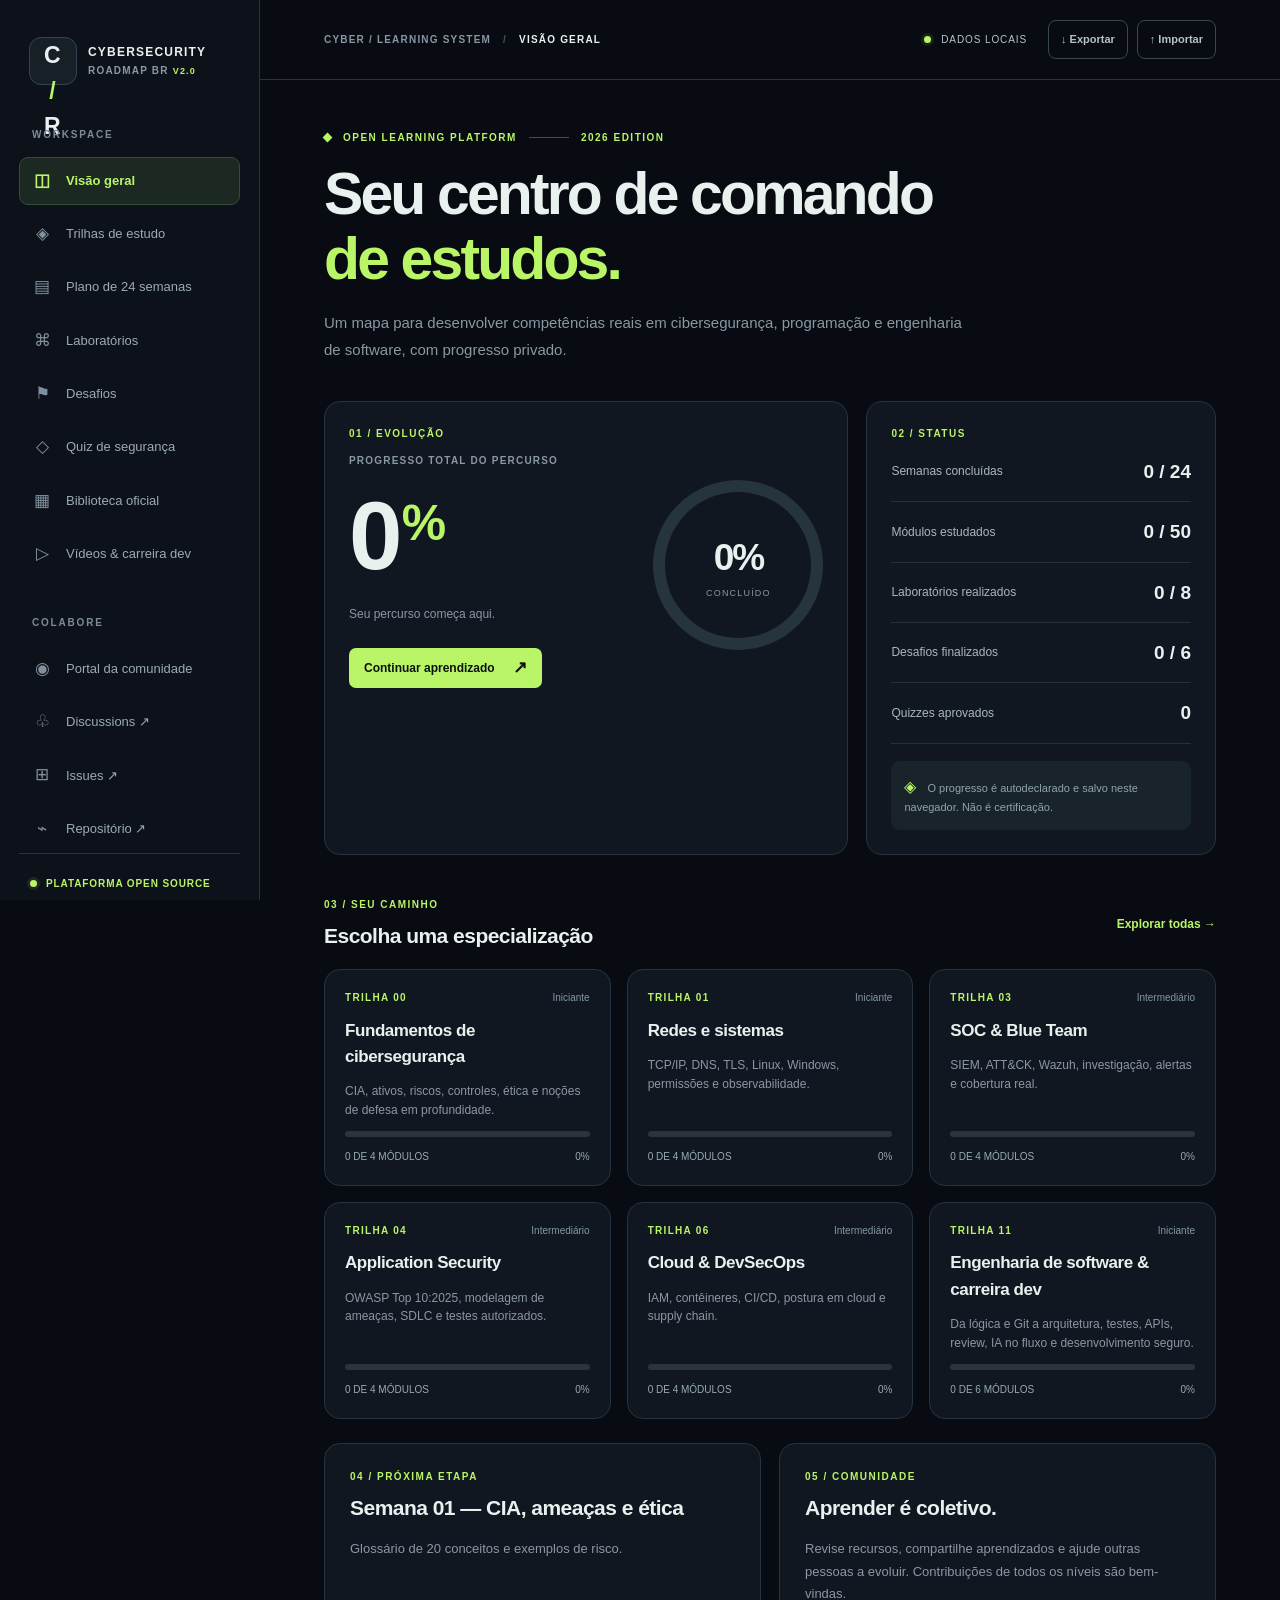
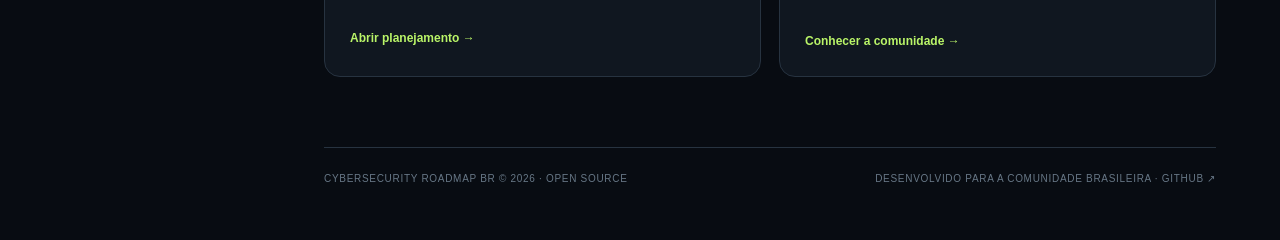
<file: site/index.html>
<!doctype html>
<html lang="pt-BR">
<head>
  <meta charset="utf-8">
  <meta name="viewport" content="width=device-width, initial-scale=1">
  <meta name="theme-color" content="#080c12">
  <meta name="description" content="Cybersecurity Roadmap BR — dashboard gratuito, privado e interativo de estudos de cibersegurança. Trilhas, desafios, quizzes, laboratórios e referências oficiais.">
  <meta name="referrer" content="strict-origin-when-cross-origin">
  <title>Cybersecurity Roadmap BR — Study OS</title>
  <link rel="icon" type="image/svg+xml" href="./favicon.svg">
  <link rel="stylesheet" href="./style.css">
  <script defer src="./data.js"></script>
  <script defer src="./app.js"></script>
</head>
<body>
<div class="shell">
  <aside class="sidebar" id="sidebar">
    <a class="brand" href="#inicio" aria-label="Cybersecurity Roadmap BR, início">
      <span class="brand-symbol" aria-hidden="true">C<span class="accent">/</span>R</span>
      <span class="brand-text"><strong>CYBERSECURITY</strong><small>ROADMAP BR <span class="version">V2.0</span></small></span>
    </a>
    <div class="sidebar-caption">WORKSPACE</div>
    <nav aria-label="Menu principal" class="nav">
      <a href="#inicio" class="nav-link selected" data-nav="inicio"><span>◫</span> Visão geral</a>
      <a href="#trilhas" class="nav-link" data-nav="trilhas"><span>◈</span> Trilhas de estudo</a>
      <a href="#roadmap" class="nav-link" data-nav="roadmap"><span>▤</span> Plano de 24 semanas</a>
      <a href="#laboratorios" class="nav-link" data-nav="laboratorios"><span>⌘</span> Laboratórios</a>
      <a href="#desafios" class="nav-link" data-nav="desafios"><span>⚑</span> Desafios</a>
      <a href="#quiz" class="nav-link" data-nav="quiz"><span>◇</span> Quiz de segurança</a>
      <a href="#biblioteca" class="nav-link" data-nav="biblioteca"><span>▦</span> Biblioteca oficial</a>
    </nav>
    <div class="sidebar-caption space-top">COLABORE</div>
    <nav aria-label="Comunidade" class="nav">
      <a class="nav-link" href="./community.html"><span>◉</span> Portal da comunidade</a>
      <a class="nav-link external" href="https://github.com/raphaelguterres/cybersecurity-roadmap-br/discussions" target="_blank" rel="noopener noreferrer"><span>♧</span> Discussions ↗</a>
      <a class="nav-link external" href="https://github.com/raphaelguterres/cybersecurity-roadmap-br/issues" target="_blank" rel="noopener noreferrer"><span>⊞</span> Issues ↗</a>
      <a class="nav-link external" href="https://github.com/raphaelguterres/cybersecurity-roadmap-br" target="_blank" rel="noopener noreferrer"><span>⌁</span> Repositório ↗</a>
    </nav>
    <div class="sidebar-bottom">
      <div class="online-indicator"><span class="online-dot"></span> PLATAFORMA OPEN SOURCE</div>
      <p>Sem cadastro, anúncios, rastreadores ou servidor de progresso.</p>
      <a href="https://github.com/raphaelguterres" target="_blank" rel="noopener noreferrer">by Raphael Guterres ↗</a>
    </div>
  </aside>

  <div class="main-area">
    <header class="topbar">
      <button class="mobile-toggle ghost-button" id="menu-toggle" type="button" aria-label="Abrir menu" aria-expanded="false">☰</button>
      <div class="breadcrumb"><span>CYBER / LEARNING SYSTEM</span><span class="sep">/</span><strong id="page-label">VISÃO GERAL</strong></div>
      <div class="top-actions">
        <span class="privacy"><span class="online-dot"></span> DADOS LOCAIS</span>
        <button type="button" class="ghost-button small" id="export-btn" title="Exportar progresso em JSON">↓ Exportar</button>
        <button type="button" class="ghost-button small" id="import-btn" title="Importar progresso de backup">↑ Importar</button>
        <input type="file" id="import-file" accept=".json,application/json" hidden>
      </div>
    </header>

    <main id="main" tabindex="-1">
      <div class="heading">
        <div class="eyebrow"><span class="small-square"></span> OPEN LEARNING PLATFORM <span class="eyebrow-line"></span> 2026 EDITION</div>
        <h1 id="view-title">Seu centro de comando<br><em>de estudos.</em></h1>
        <p class="heading-description" id="view-description">Um mapa para desenvolver competências reais em cibersegurança, com progresso privado e prática documentada.</p>
      </div>

      <section class="view" id="view-inicio" data-view="inicio">
        <div class="hero-grid">
          <article class="panel hero-panel">
            <div class="section-kicker">01 / EVOLUÇÃO</div>
            <div class="hero-inner">
              <div>
                <p class="subdued label-uppercase">PROGRESSO TOTAL DO PERCURSO</p>
                <div class="large-number"><span id="total-percent">0</span><span class="number-sign">%</span></div>
                <p class="subdued hero-note" id="overall-caption">Seu percurso começa aqui.</p>
                <a href="#trilhas" class="primary-link">Continuar aprendizado <span>↗</span></a>
              </div>
              <div class="donut" id="overall-donut" role="img" aria-label="Progresso 0 porcento"><div class="donut-inner"><span id="donut-percent">0%</span><small>CONCLUÍDO</small></div></div>
            </div>
          </article>
          <article class="panel status-panel">
            <div class="section-kicker">02 / STATUS</div>
            <div class="stat-row"><span>Semanas concluídas</span><strong id="week-count">0 <small>/ 24</small></strong></div>
            <div class="stat-row"><span>Módulos estudados</span><strong id="unit-count">0</strong></div>
            <div class="stat-row"><span>Laboratórios realizados</span><strong id="lab-count">0</strong></div>
            <div class="stat-row"><span>Desafios finalizados</span><strong id="challenge-count">0</strong></div>
            <div class="stat-row"><span>Quizzes aprovados</span><strong id="quiz-count">0</strong></div>
            <div class="quiet-info"><span>◈</span> O progresso é autodeclarado e salvo neste navegador. Não é certificação.</div>
          </article>
        </div>
        <div class="section-header"><div><div class="section-kicker">03 / SEU CAMINHO</div><h2>Escolha uma especialização</h2></div><a href="#trilhas" class="text-link">Explorar todas →</a></div>
        <div class="track-grid" id="overview-tracks"></div>
        <div class="bottom-grid">
          <article class="panel padded">
            <div class="section-kicker">04 / PRÓXIMA ETAPA</div>
            <h2 id="next-week-name">Semana 01</h2>
            <p class="subdued" id="next-week-description">A primeira etapa do roadmap.</p>
            <div class="section-footer"><a href="#roadmap" class="text-link">Abrir planejamento →</a></div>
          </article>
          <article class="panel padded">
            <div class="section-kicker">05 / COMUNIDADE</div>
            <h2>Aprender é coletivo.</h2>
            <p class="subdued">Revise recursos, compartilhe aprendizados e ajude outras pessoas a evoluir. Contribuições de todos os níveis são bem-vindas.</p>
            <div class="section-footer"><a href="./community.html" class="text-link">Conhecer a comunidade →</a></div>
          </article>
        </div>
      </section>

      <section class="view" id="view-trilhas" data-view="trilhas" hidden>
        <div class="section-header"><h2>Trilhas por especialidade</h2><span class="subdued" id="tracks-summary"></span></div>
        <div class="filters" role="group" aria-label="Filtrar trilhas" id="track-filters">
          <button type="button" data-level="Todas" class="filter active">Todas</button>
          <button type="button" data-level="Iniciante" class="filter">Iniciante</button>
          <button type="button" data-level="Intermediário" class="filter">Intermediário</button>
          <button type="button" data-level="Avançado" class="filter">Avançado</button>
        </div>
        <div id="track-list" class="track-list"></div>
      </section>

      <section class="view" id="view-roadmap" data-view="roadmap" hidden>
        <div class="row-between"><p class="subdued">Seis ciclos, 24 semanas. Referência flexível de 6 a 8 horas por semana.</p><span id="roadmap-count" class="count-pill">0/24</span></div>
        <div class="roadmap-progress"><div id="roadmap-progress-fill"></div></div>
        <div class="timeline" id="week-list"></div>
      </section>

      <section class="view" id="view-laboratorios" data-view="laboratorios" hidden>
        <div class="intro-note"><strong>Ambiente autorizado.</strong> Faça os exercícios apenas em máquinas próprias, VMs isoladas ou plataformas com autorização explícita. Nunca publique credenciais, dumps ou logs privados.</div>
        <div id="lab-list" class="cards-list"></div>
      </section>

      <section class="view" id="view-desafios" data-view="desafios" hidden>
        <p class="subdued">Exercícios de aplicação, projetados para documentação pública segura. Desafios não exigem acessar serviços de terceiros.</p>
        <div id="challenge-list" class="cards-list"></div>
      </section>

      <section class="view" id="view-quiz" data-view="quiz" hidden>
        <div class="quiz-intro panel padded" id="quiz-intro"><span class="section-kicker">AVALIAÇÃO FORMATIVA</span><h2>Teste o que você aprendeu</h2><p class="subdued">10 questões por rodada, selecionadas de uma base aberta. O resultado é para autoconhecimento, não certificação.</p><button type="button" id="start-quiz" class="primary-button">Iniciar quiz →</button></div>
        <div class="quiz-stage" id="quiz-stage" hidden></div>
      </section>

      <section class="view" id="view-biblioteca" data-view="biblioteca" hidden>
        <div class="search-panel"><label for="resource-search">BUSCAR FONTE DE ESTUDO</label><input type="search" id="resource-search" placeholder="Ex.: OWASP, redes, NIST, Wazuh..." autocomplete="off"><p class="subdued">Curadoria de fontes oficiais e plataformas educacionais conhecidas. Algumas oferecem planos pagos opcionais.</p></div>
        <div class="filters" role="group" aria-label="Filtrar recursos" id="resource-filters"></div>
        <p class="subdued" id="resource-count"></p>
        <div class="resource-grid" id="resource-list"></div>
      </section>

      <footer class="footer"><span>CYBERSECURITY ROADMAP BR © 2026 · OPEN SOURCE</span><span>DESENVOLVIDO PARA A COMUNIDADE BRASILEIRA · <a href="https://github.com/raphaelguterres/cybersecurity-roadmap-br" target="_blank" rel="noopener noreferrer">GITHUB ↗</a></span></footer>
    </main>
  </div>
</div>
<div class="toast" id="toast" role="status" aria-live="polite"></div>
</body>
</html>
</file>
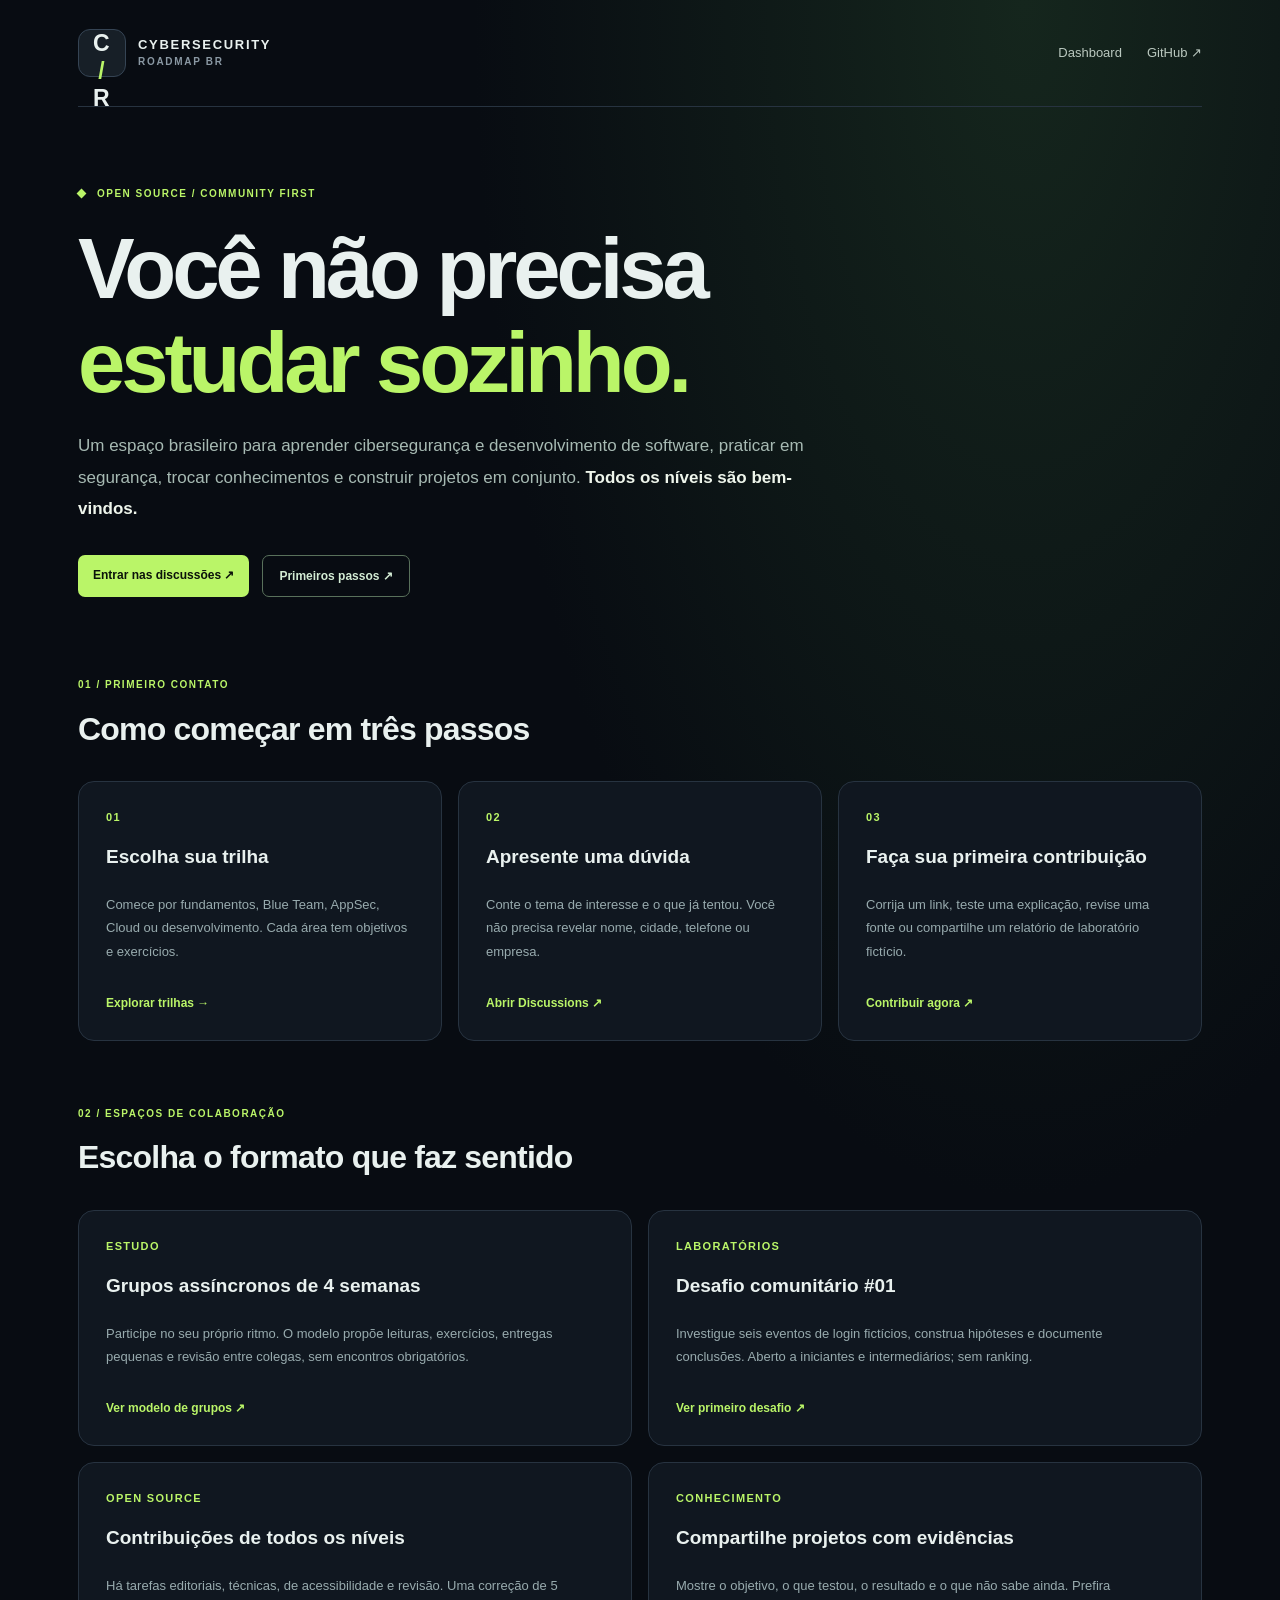
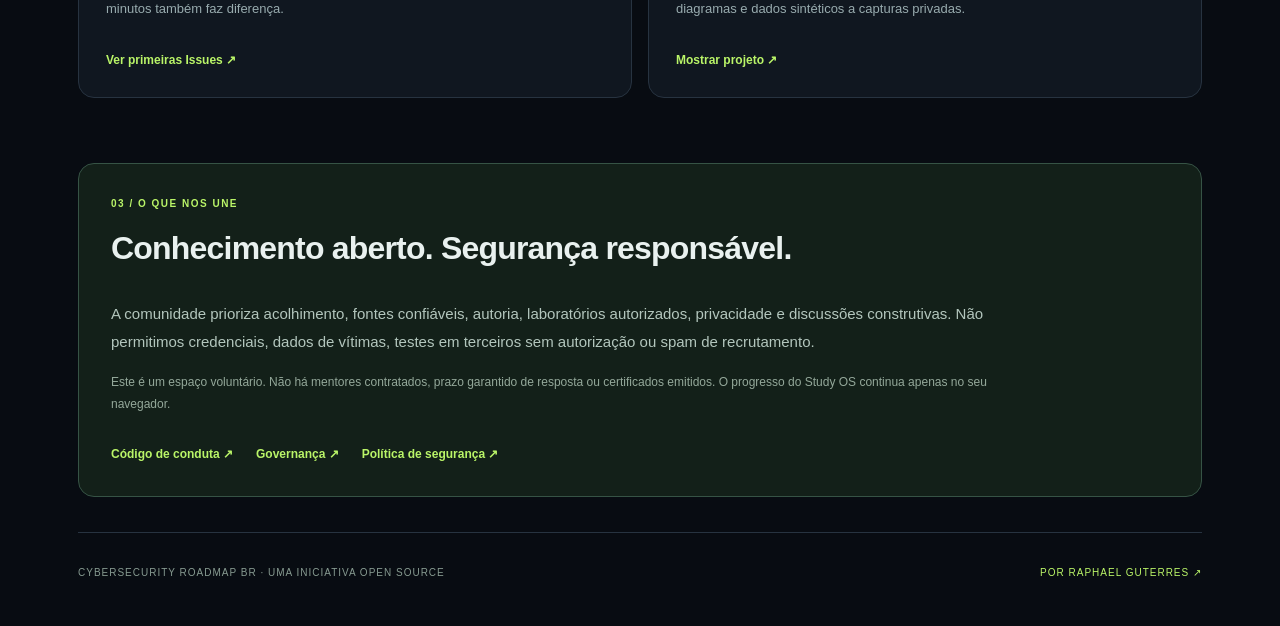
<file: site/community.html>
<!doctype html>
<html lang="pt-BR">
<head>
  <meta charset="utf-8">
  <meta name="viewport" content="width=device-width, initial-scale=1">
  <meta name="description" content="Participe da comunidade Cybersecurity Roadmap BR: grupos de estudo, desafios, contribuições e projetos em português, com respeito e segurança.">
  <meta name="referrer" content="strict-origin-when-cross-origin">
  <meta name="theme-color" content="#080c12">
  <title>Comunidade | Cybersecurity Roadmap BR</title>
  <link rel="icon" type="image/svg+xml" href="./favicon.svg">
  <link rel="stylesheet" href="./style.css">
  <link rel="stylesheet" href="./community.css">
</head>
<body class="community-body">
  <div class="community-wrap">
    <header class="community-header">
      <a href="./" class="community-brand" aria-label="Voltar ao Study OS"><span class="brand-symbol">C<span class="accent">/</span>R</span><span>CYBERSECURITY<br><small>ROADMAP BR</small></span></a>
      <nav class="community-nav" aria-label="Navegação">
        <a href="./">Dashboard</a>
        <a href="https://github.com/raphaelguterres/cybersecurity-roadmap-br" target="_blank" rel="noopener noreferrer">GitHub ↗</a>
      </nav>
    </header>
    <main class="community-main">
      <div class="eyebrow"><span class="small-square"></span> OPEN SOURCE / COMMUNITY FIRST</div>
      <h1>Você não precisa<br><em>estudar sozinho.</em></h1>
      <p class="community-lead">Um espaço brasileiro para aprender cibersegurança e desenvolvimento de software, praticar em segurança, trocar conhecimentos e construir projetos em conjunto. <strong>Todos os níveis são bem-vindos.</strong></p>
      <div class="community-buttons">
        <a class="primary-link" href="https://github.com/raphaelguterres/cybersecurity-roadmap-br/discussions" target="_blank" rel="noopener noreferrer">Entrar nas discussões ↗</a>
        <a class="outline-link" href="https://github.com/raphaelguterres/cybersecurity-roadmap-br/blob/main/START-HERE.md" target="_blank" rel="noopener noreferrer">Primeiros passos ↗</a>
      </div>

      <section class="community-section" aria-labelledby="join-heading">
        <div class="section-kicker">01 / PRIMEIRO CONTATO</div>
        <h2 id="join-heading">Como começar em três passos</h2>
        <div class="community-three">
          <article class="panel community-card"><span class="step-label">01</span><h3>Escolha sua trilha</h3><p>Comece por fundamentos, Blue Team, AppSec, Cloud ou desenvolvimento. Cada área tem objetivos e exercícios.</p><a href="./#trilhas">Explorar trilhas →</a></article>
          <article class="panel community-card"><span class="step-label">02</span><h3>Apresente uma dúvida</h3><p>Conte o tema de interesse e o que já tentou. Você não precisa revelar nome, cidade, telefone ou empresa.</p><a href="https://github.com/raphaelguterres/cybersecurity-roadmap-br/discussions" target="_blank" rel="noopener noreferrer">Abrir Discussions ↗</a></article>
          <article class="panel community-card"><span class="step-label">03</span><h3>Faça sua primeira contribuição</h3><p>Corrija um link, teste uma explicação, revise uma fonte ou compartilhe um relatório de laboratório fictício.</p><a href="https://github.com/raphaelguterres/cybersecurity-roadmap-br/blob/main/PRIMEIRA_CONTRIBUICAO.md" target="_blank" rel="noopener noreferrer">Contribuir agora ↗</a></article>
        </div>
      </section>

      <section class="community-section" aria-labelledby="participate-heading">
        <div class="section-kicker">02 / ESPAÇOS DE COLABORAÇÃO</div>
        <h2 id="participate-heading">Escolha o formato que faz sentido</h2>
        <div class="community-two">
          <article class="panel community-card"><span class="topic-tag">ESTUDO</span><h3>Grupos assíncronos de 4 semanas</h3><p>Participe no seu próprio ritmo. O modelo propõe leituras, exercícios, entregas pequenas e revisão entre colegas, sem encontros obrigatórios.</p><a href="https://github.com/raphaelguterres/cybersecurity-roadmap-br/blob/main/GRUPOS_DE_ESTUDO.md" target="_blank" rel="noopener noreferrer">Ver modelo de grupos ↗</a></article>
          <article class="panel community-card"><span class="topic-tag">LABORATÓRIOS</span><h3>Desafio comunitário #01</h3><p>Investigue seis eventos de login fictícios, construa hipóteses e documente conclusões. Aberto a iniciantes e intermediários; sem ranking.</p><a href="https://github.com/raphaelguterres/cybersecurity-roadmap-br/blob/main/DESAFIO_COMUNIDADE_01.md" target="_blank" rel="noopener noreferrer">Ver primeiro desafio ↗</a></article>
          <article class="panel community-card"><span class="topic-tag">OPEN SOURCE</span><h3>Contribuições de todos os níveis</h3><p>Há tarefas editoriais, técnicas, de acessibilidade e revisão. Uma correção de 5 minutos também faz diferença.</p><a href="https://github.com/raphaelguterres/cybersecurity-roadmap-br/labels/good%20first%20issue" target="_blank" rel="noopener noreferrer">Ver primeiras Issues ↗</a></article>
          <article class="panel community-card"><span class="topic-tag">CONHECIMENTO</span><h3>Compartilhe projetos com evidências</h3><p>Mostre o objetivo, o que testou, o resultado e o que não sabe ainda. Prefira diagramas e dados sintéticos a capturas privadas.</p><a href="https://github.com/raphaelguterres/cybersecurity-roadmap-br/discussions" target="_blank" rel="noopener noreferrer">Mostrar projeto ↗</a></article>
        </div>
      </section>

      <section class="panel community-highlight" aria-labelledby="rules-heading">
        <div class="section-kicker">03 / O QUE NOS UNE</div>
        <h2 id="rules-heading">Conhecimento aberto. Segurança responsável.</h2>
        <p>A comunidade prioriza acolhimento, fontes confiáveis, autoria, laboratórios autorizados, privacidade e discussões construtivas. Não permitimos credenciais, dados de vítimas, testes em terceiros sem autorização ou spam de recrutamento.</p>
        <p class="community-small">Este é um espaço voluntário. Não há mentores contratados, prazo garantido de resposta ou certificados emitidos. O progresso do Study OS continua apenas no seu navegador.</p>
        <div class="community-inline-links">
          <a href="https://github.com/raphaelguterres/cybersecurity-roadmap-br/blob/main/CODE_OF_CONDUCT.md" target="_blank" rel="noopener noreferrer">Código de conduta ↗</a>
          <a href="https://github.com/raphaelguterres/cybersecurity-roadmap-br/blob/main/GOVERNANCA.md" target="_blank" rel="noopener noreferrer">Governança ↗</a>
          <a href="https://github.com/raphaelguterres/cybersecurity-roadmap-br/blob/main/SECURITY.md" target="_blank" rel="noopener noreferrer">Política de segurança ↗</a>
        </div>
      </section>
    </main>
    <footer class="community-footer"><span>CYBERSECURITY ROADMAP BR · UMA INICIATIVA OPEN SOURCE</span><a href="https://github.com/raphaelguterres" target="_blank" rel="noopener noreferrer">POR RAPHAEL GUTERRES ↗</a></footer>
  </div>
</body>
</html>
</file>
<file: site/style.css>
:root{color-scheme:dark;--bg:#080c12;--sidebar:#0d121a;--panel:#101720;--panel-hover:#151d28;--stroke:#273340;--text:#e9f1ef;--muted:#8a98a3;--accent:#baf568;--accent-dark:#1c3020;--blue:#90aaf7;--warning:#ffd493;--radius:16px;--max:1370px}
*{box-sizing:border-box}
html{scroll-behavior:smooth}
body{margin:0;background:var(--bg);color:var(--text);font-family:Inter,ui-sans-serif,-apple-system,BlinkMacSystemFont,"Segoe UI",sans-serif;font-size:15px;line-height:1.55}
button,input{font:inherit}
button{cursor:pointer}a{color:inherit;text-decoration:none}
a:hover{color:var(--accent)}
button:focus-visible,a:focus-visible,input:focus-visible{outline:2px solid var(--accent);outline-offset:3px}
[hidden]{display:none!important}
.shell{display:flex;min-height:100vh}
.sidebar{position:fixed;left:0;top:0;bottom:0;width:260px;display:flex;flex-direction:column;padding:33px 19px 24px;border-right:1px solid var(--stroke);background:var(--sidebar);z-index:30;overflow:auto}
.brand{display:flex;align-items:center;gap:11px;padding:4px 10px 29px}
.brand-symbol{background:#171f27;border:1px solid #354454;border-radius:12px;width:48px;height:48px;display:grid;place-items:center;font-size:23px;font-weight:900;letter-spacing:-.12em;padding-right:4px}
.brand-symbol .accent{color:var(--accent)}
.brand-text{display:flex;flex-direction:column;line-height:1.6;letter-spacing:.08em}
.brand-text strong{font-size:12px}
.brand-text small{font-size:10px;color:var(--muted);font-weight:700}
.version{color:var(--accent);font-size:9px}
.sidebar-caption{font-size:10px;letter-spacing:.18em;color:#7d8b98;font-weight:800;padding:13px 13px 14px}
.nav{display:flex;flex-direction:column;gap:5px}
.nav-link{display:flex;align-items:center;gap:14px;padding:10px 12px;color:#9baab5;font-size:13px;border:1px solid transparent;border-radius:9px;transition:background .16s,color .16s}
.nav-link span{font-size:17px;color:#81909e;width:20px;text-align:center}
.nav-link:hover{background:#17212a;color:#f1f8f2}
.nav-link.selected{background:#1b2922;border-color:#334e35;color:var(--accent);font-weight:700}
.nav-link.selected span{color:var(--accent)}
.space-top{margin-top:24px}
.sidebar-bottom{border-top:1px solid var(--stroke);padding:22px 11px 0;margin-top:auto;font-size:12px;color:var(--muted)}
.sidebar-bottom p{line-height:1.7}
.sidebar-bottom a{color:#d1dbd9;font-size:11px}
.online-dot{display:inline-block;width:7px;height:7px;background:var(--accent);border-radius:100%;box-shadow:0 0 0 3px #baf56818}
.online-indicator{font-size:10px;letter-spacing:.09em;color:var(--accent);font-weight:800;display:flex;align-items:center;gap:9px}
.main-area{margin-left:260px;width:calc(100% - 260px)}
.topbar{height:80px;display:flex;align-items:center;justify-content:space-between;border-bottom:1px solid var(--stroke);padding:0 clamp(22px,5vw,72px);gap:15px}
.breadcrumb{display:flex;gap:12px;align-items:center;letter-spacing:.12em;color:#8796a2;font-size:10px;font-weight:750}
.breadcrumb strong{color:var(--text)}
.sep{color:#415365}
.top-actions{display:flex;align-items:center;gap:9px}
.privacy{font-size:10px;color:#b6c4c6;letter-spacing:.09em;display:flex;align-items:center;gap:10px;margin-right:12px}
.ghost-button{border:1px solid #394653;background:transparent;color:#b4c2cb;border-radius:8px;padding:10px 12px}
.ghost-button:hover{border-color:#7a906b;color:var(--accent)}
.ghost-button.small{font-size:11px;font-weight:650}
.mobile-toggle{display:none}
main{max-width:var(--max);margin:auto;padding:50px clamp(22px,5vw,72px) 30px}
.heading{margin-bottom:38px}
.eyebrow,.section-kicker{color:var(--accent);font-weight:800;letter-spacing:.15em;font-size:10px}
.eyebrow{display:flex;align-items:center;gap:12px}
.eyebrow-line{display:inline-block;width:40px;height:1px;background:#41533d}
.small-square{display:inline-block;background:var(--accent);width:7px;height:7px;transform:rotate(45deg)}
h1{font-weight:750;letter-spacing:-.048em;font-size:clamp(35px,4.6vw,66px);line-height:1.11;margin:15px 0 18px}
h1 em{font-style:normal;color:var(--accent)}
h2{font-size:21px;letter-spacing:-.025em;font-weight:730;margin:8px 0 12px}
.heading-description{color:var(--muted);font-size:15px;max-width:650px;line-height:1.8}
.panel{background:var(--panel);border:1px solid var(--stroke);border-radius:var(--radius)}
.hero-grid{display:grid;grid-template-columns:minmax(0,1.5fr) minmax(290px,1fr);gap:18px}
.hero-panel,.status-panel{padding:24px}
.hero-inner{display:flex;align-items:center;justify-content:space-between;gap:12px;min-height:245px}
.label-uppercase{text-transform:uppercase;letter-spacing:.12em;font-size:10px;font-weight:750}
.large-number{font-size:clamp(60px,8vw,96px);line-height:1.15;letter-spacing:-.08em;font-weight:750;margin:12px 0}
.number-sign{color:var(--accent);font-size:.52em;vertical-align:top;margin-left:7px;line-height:1.7}
.subdued{color:var(--muted);line-height:1.75}
.hero-note{font-size:12px;max-width:245px;margin:0 0 23px}
.primary-link{background:var(--accent);color:#0b120a;padding:11px 15px;border-radius:7px;font-weight:800;display:inline-flex;gap:18px;font-size:12px}
.primary-link:hover{background:#d2ff9d;color:#07100b}
.primary-link span{font-size:17px;line-height:1}
.donut{--pct:0;background:conic-gradient(var(--accent) calc(var(--pct)*1%),#26343d 0);width:170px;height:170px;flex:none;border-radius:50%;padding:12px;display:grid;place-items:center}
.donut-inner{background:var(--panel);width:100%;height:100%;border-radius:50%;display:flex;flex-direction:column;align-items:center;justify-content:center}
.donut-inner>span{font-size:37px;font-weight:750;letter-spacing:-.055em}
.donut-inner small{font-size:9px;letter-spacing:.13em;color:var(--muted)}
.stat-row{display:flex;align-items:center;justify-content:space-between;gap:14px;padding:15px 0;border-bottom:1px solid #26303a;color:#a9b7bd;font-size:12px}
.stat-row strong{font-size:19px;color:var(--text)}
.stat-row strong small{font-size:11px;color:var(--muted)}
.quiet-info{background:#18232a;border-radius:9px;margin-top:17px;padding:13px;color:#90a4ad;font-size:11px;line-height:1.6}
.quiet-info span{font-size:16px;color:var(--accent);padding-right:8px}
.section-header,.row-between{display:flex;justify-content:space-between;align-items:center;gap:15px}
.section-header{margin:42px 0 17px}
.section-header h2{margin:7px 0 0}
.text-link{color:var(--accent);font-weight:750;font-size:12px}
.text-link:hover{text-decoration:underline}
.track-grid{display:grid;grid-template-columns:repeat(3,minmax(0,1fr));gap:16px}
.track-card{display:flex;flex-direction:column;gap:12px;min-height:180px;transition:border-color .15s,transform .15s;padding:20px}
.track-card:hover{border-color:#66865a;transform:translateY(-2px)}
.track-top{display:flex;justify-content:space-between;align-items:center}
.track-code{color:var(--accent);font-size:10px;letter-spacing:.13em;font-weight:800}
.track-level{font-size:10px;color:#8399a4}
.track-card h3{margin:0;font-size:17px;font-weight:750;letter-spacing:-.025em}
.track-card p{color:var(--muted);font-size:12px;margin:0;flex:1}
.progress-bar,.roadmap-progress{background:#29343b;height:6px;border-radius:6px;overflow:hidden}
.progress-fill,.roadmap-progress>div{height:100%;background:var(--accent);transition:width .35s ease}
.track-progress-label{display:flex;justify-content:space-between;align-items:center;font-size:10px;color:#98aab2}
.bottom-grid{display:grid;grid-template-columns:1fr 1fr;gap:18px;margin-top:24px}
.padded{padding:25px}
.bottom-grid p{font-size:13px;min-height:65px}
.section-footer{margin-top:22px}
.footer{margin:70px 0 0;border-top:1px solid var(--stroke);padding:23px 0;font-size:10px;letter-spacing:.07em;color:#677786;display:flex;align-items:center;justify-content:space-between;gap:18px}
.filters{display:flex;gap:9px;flex-wrap:wrap;margin:16px 0 24px}
.filter{background:transparent;color:#aab9c2;border:1px solid #344451;border-radius:30px;padding:9px 15px;font-size:12px}
.filter:hover{color:var(--accent);border-color:var(--accent)}
.filter.active{background:var(--accent-dark);border-color:#597e48;color:var(--accent)}
.track-list{display:grid;gap:16px}
.track-detail{padding:24px}
.track-detail-header{display:flex;justify-content:space-between;gap:20px;align-items:start}
.track-detail h3{font-size:21px;letter-spacing:-.03em;margin:10px 0 5px}
.track-detail p{color:var(--muted);font-size:13px;margin:5px 0 0}
.track-detail .track-progress-label{min-width:160px}
.module-grid{display:grid;grid-template-columns:repeat(2,minmax(0,1fr));gap:10px;margin:19px 0}
.module{display:flex;gap:10px;align-items:flex-start;border:1px solid #2b3942;padding:14px 13px;border-radius:10px;cursor:pointer;font-size:13px;line-height:1.5}
.module:hover{border-color:#566b52}
.module input{accent-color:var(--accent);width:16px;height:16px;flex:none;margin-top:2px}
.module:has(input:checked){background:#1c3026;border-color:#406546}
.module:has(input:checked) span{color:#b3d7b1}
.read-more{display:inline-block;margin-top:4px;color:var(--accent);font-size:12px;font-weight:750}
.row-between{margin-bottom:12px}
.count-pill{border:1px solid var(--stroke);padding:7px 11px;color:var(--accent);border-radius:8px;font-size:12px;white-space:nowrap}
.roadmap-progress{height:8px;margin-bottom:30px}
.timeline{display:grid;gap:26px}
.cycle-title{display:flex;align-items:center;gap:13px;color:var(--accent);font-size:12px;font-weight:800;letter-spacing:.09em;text-transform:uppercase;margin-bottom:14px}
.cycle-title:after{content:"";height:1px;background:var(--stroke);flex:1}
.week-card{display:flex;align-items:flex-start;gap:16px;border:1px solid var(--stroke);background:var(--panel);padding:18px 20px;border-radius:11px;margin-bottom:9px}
.week-number{color:#8293a0;font-weight:800;font-size:12px;min-width:27px}
.week-body{flex:1}
.week-body h3{font-size:15px;margin:0 0 5px}
.week-body p{font-size:12px;color:var(--muted);margin:0}
.week-check{width:20px;height:20px;accent-color:var(--accent);cursor:pointer}
.week-card.done{border-color:#3c6144;background:#111e19}
.intro-note{padding:15px 19px;background:#18231d;color:#b9ceba;border-left:3px solid var(--accent);margin-bottom:21px;font-size:13px;line-height:1.7;border-radius:0 7px 7px 0}
.cards-list{display:grid;grid-template-columns:repeat(2,minmax(0,1fr));gap:15px}
.task-card{display:flex;flex-direction:column;align-items:start;min-height:215px;padding:24px}
.task-card h3{font-size:19px;letter-spacing:-.02em;margin:10px 0}
.task-card p{font-size:12px;color:var(--muted);flex:1;margin:0 0 14px}
.task-card .meta{font-size:10px;letter-spacing:.08em;color:var(--accent);font-weight:750}
.task-card .task-bottom{width:100%;display:flex;gap:10px;justify-content:space-between;align-items:center}
.task-card .module{padding:8px 10px;font-size:11px}
.task-card a{font-size:12px;font-weight:750;color:var(--accent)}
.quiz-stage .question-title{font-size:20px}
.quiz-options{display:grid;gap:11px;margin:20px 0}
.quiz-option{display:flex;align-items:center;gap:14px;border-radius:10px;border:1px solid #35444d;padding:13px 16px;cursor:pointer}
.quiz-option:hover{border-color:var(--accent)}
.quiz-option:has(input:checked){border-color:var(--accent);background:#1b2a21}
.quiz-option input{accent-color:var(--accent)}
.quiz-progress{font-size:11px;letter-spacing:.12em;color:var(--accent)}
.primary-button{border:0;background:var(--accent);color:#10180d;padding:11px 17px;border-radius:8px;font-weight:800;font-size:13px}
.primary-button:disabled{opacity:.4;cursor:not-allowed}
.secondary-button{border:1px solid #5a6c56;background:transparent;color:var(--accent);padding:10px 15px;border-radius:8px;font-size:12px}
.quiz-result{font-size:54px;font-weight:800;color:var(--accent)}
.quiz-review{padding:16px;background:#1c252e;border-radius:11px;margin:11px 0}
.quiz-review strong{font-size:13px}
.quiz-review p{font-size:12px;color:var(--muted)}
.quiz-feedback{margin:15px 0;padding:15px;border-radius:9px;border:1px solid #48633b;color:#c1edac}
.quiz-feedback.warning{border-color:#715a35;color:#f0ce99}
.search-panel{border:1px solid var(--stroke);border-radius:14px;background:var(--panel);padding:19px}
.search-panel label{display:block;font-size:10px;letter-spacing:.12em;color:var(--accent);font-weight:800;margin-bottom:11px}
.search-panel input{width:100%;padding:14px 16px;background:#0b131d;border:1px solid #364751;border-radius:10px;color:var(--text);font-size:14px}
.search-panel p{font-size:12px;margin:12px 0 0}
.resource-grid{display:grid;grid-template-columns:repeat(2,minmax(0,1fr));gap:13px}
.resource-card{padding:19px;display:flex;flex-direction:column;gap:10px;min-height:185px}
.resource-card .category{font-size:10px;color:var(--accent);text-transform:uppercase;letter-spacing:.13em;font-weight:750}
.resource-card h3{font-size:15px;margin:0}
.resource-card p{color:var(--muted);font-size:12px;margin:0;flex:1}
.resource-card .open-link{font-size:12px;color:var(--accent);font-weight:750}
.resource-card small{font-size:10px;color:#8599a5}
.empty-state{background:var(--panel);border:1px dashed #41515a;padding:30px;text-align:center;color:var(--muted);border-radius:12px}
.toast{position:fixed;bottom:24px;right:22px;max-width:340px;background:#1d3023;border:1px solid #6b985e;color:#dbffca;padding:13px 18px;font-size:13px;border-radius:10px;box-shadow:0 15px 35px #0007;opacity:0;pointer-events:none;transform:translateY(8px);transition:opacity .2s,transform .2s;z-index:55}
.toast.visible{opacity:1;transform:translateY(0)}
@media(max-width:1250px){.track-grid{grid-template-columns:repeat(2,minmax(0,1fr))}.hero-grid{grid-template-columns:1fr}.hero-inner{min-height:205px}}
@media(max-width:900px){.sidebar{transform:translateX(-100%);transition:transform .2s}.sidebar.open{transform:translateX(0);box-shadow:30px 0 60px #0009}.main-area{margin-left:0;width:100%}.mobile-toggle{display:inline-flex}.topbar{height:65px;padding:0 20px}.breadcrumb{flex:1}.privacy{display:none}main{padding:32px 22px}.hero-grid{grid-template-columns:minmax(0,1fr) 1fr}.top-actions{gap:5px}}
@media(max-width:760px){.hero-grid,.bottom-grid,.cards-list,.resource-grid{grid-template-columns:1fr}.module-grid{grid-template-columns:1fr}.hero-inner{min-height:190px}.hero-panel,.status-panel{padding:20px}.donut{width:137px;height:137px}.donut-inner>span{font-size:30px}.top-actions .ghost-button{font-size:0;padding:9px}.top-actions #export-btn:first-letter,.top-actions #import-btn:first-letter{font-size:12px}.heading{margin-bottom:25px}.track-grid{grid-template-columns:1fr}.footer{flex-direction:column;align-items:flex-start}.breadcrumb{font-size:9px}.track-detail-header{display:block}}
@media(prefers-reduced-motion:reduce){*,*:before,*:after{animation:none!important;scroll-behavior:auto!important;transition:none!important}}
</file>
<file: site/community.css>
.community-body{background:radial-gradient(ellipse at 80% 0%,#15261d 0%,#080c12 38%);min-height:100vh}
.community-wrap{max-width:1200px;margin:0 auto;padding:0 38px}
.community-header{display:flex;justify-content:space-between;align-items:center;gap:20px;padding:29px 0;border-bottom:1px solid var(--stroke)}
.community-brand{display:flex;align-items:center;gap:12px;font-size:13px;line-height:1.2;letter-spacing:.13em;font-weight:850}.community-brand small{color:var(--muted);font-size:10px}
.community-nav{display:flex;gap:25px;color:#bac8bf;font-size:13px}.community-nav a:hover{color:var(--accent)}
.community-main{padding:79px 0 35px}.community-main h1{font-size:clamp(45px,7vw,85px);margin:20px 0}.community-lead{font-size:17px;color:#a7bab3;max-width:750px;line-height:1.85}.community-lead strong{color:#eef5eb}
.community-buttons{display:flex;gap:13px;flex-wrap:wrap;margin:30px 0 80px}.outline-link{padding:11px 16px;border:1px solid #59715b;border-radius:7px;font-size:12px;font-weight:800;color:#d3ecd4}.outline-link:hover{border-color:var(--accent);color:var(--accent)}
.community-section{margin:65px 0}.community-section h2,.community-highlight h2{font-size:clamp(24px,3vw,32px);margin:12px 0 27px}
.community-three{display:grid;grid-template-columns:repeat(3,minmax(0,1fr));gap:16px}.community-two{display:grid;grid-template-columns:repeat(2,minmax(0,1fr));gap:16px}
.community-card{padding:27px;display:flex;flex-direction:column;align-items:flex-start;min-height:226px}.community-card h3{font-size:19px;line-height:1.3;margin:19px 0 10px}.community-card p{color:#98abae;font-size:13px;line-height:1.8;flex:1}.community-card a,.community-inline-links a{font-size:12px;font-weight:800;color:var(--accent);margin-top:18px}.community-card a:hover,.community-inline-links a:hover{text-decoration:underline}
.step-label,.topic-tag{color:var(--accent);font-size:11px;font-weight:850;letter-spacing:.12em}.community-highlight{padding:32px;background:#132019;border-color:#365345}.community-highlight p{max-width:920px;color:#b3c6bd;line-height:1.85}.community-highlight .community-small{font-size:12px;color:#94a89a}.community-inline-links{display:flex;flex-wrap:wrap;gap:23px}
.community-footer{padding:32px 0 46px;border-top:1px solid var(--stroke);display:flex;justify-content:space-between;gap:15px;flex-wrap:wrap;color:#879b91;font-size:10px;letter-spacing:.1em}.community-footer a{color:var(--accent)}
@media(max-width:750px){.community-wrap{padding:0 20px}.community-main{padding:54px 0 20px}.community-three,.community-two{grid-template-columns:1fr}.community-buttons{margin-bottom:45px}.community-card{min-height:auto}.community-header{padding:18px 0}.community-brand{font-size:11px}.community-nav{gap:13px;font-size:11px}.community-highlight{padding:24px}}
</file>
